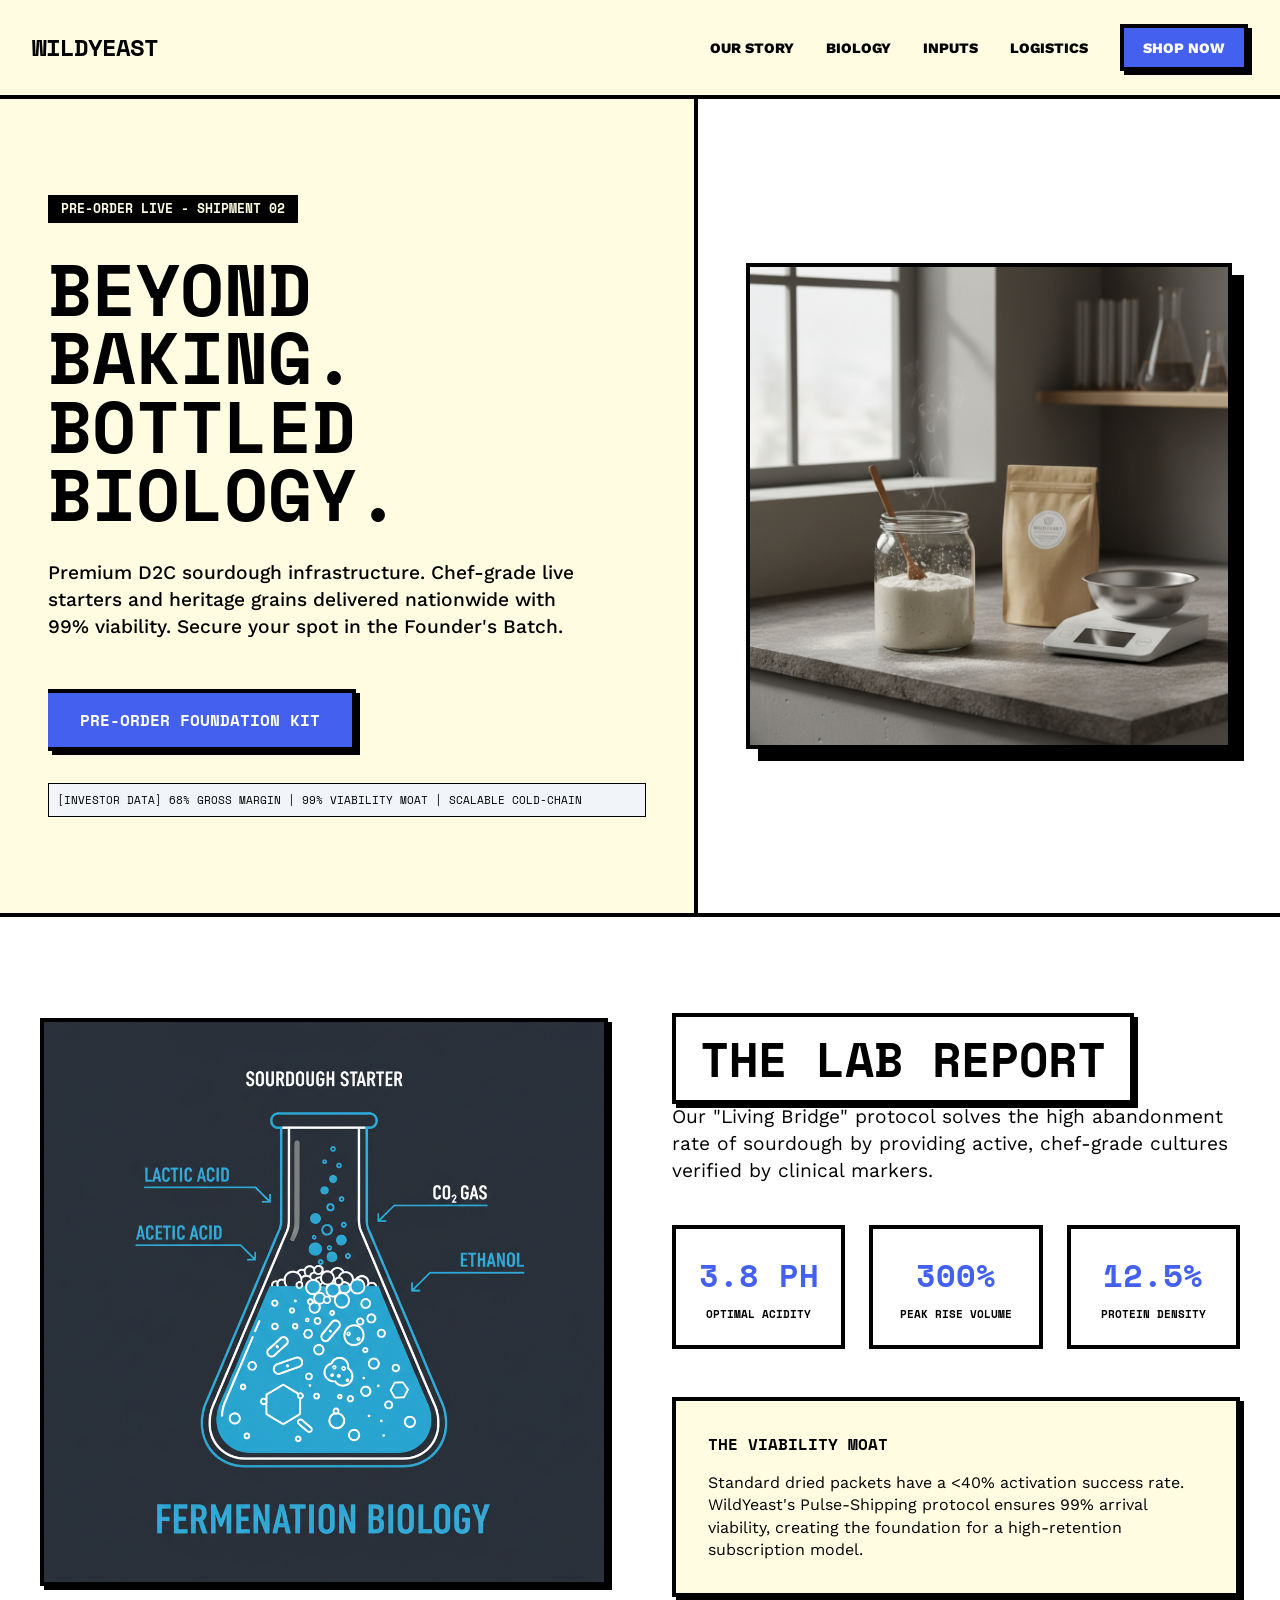
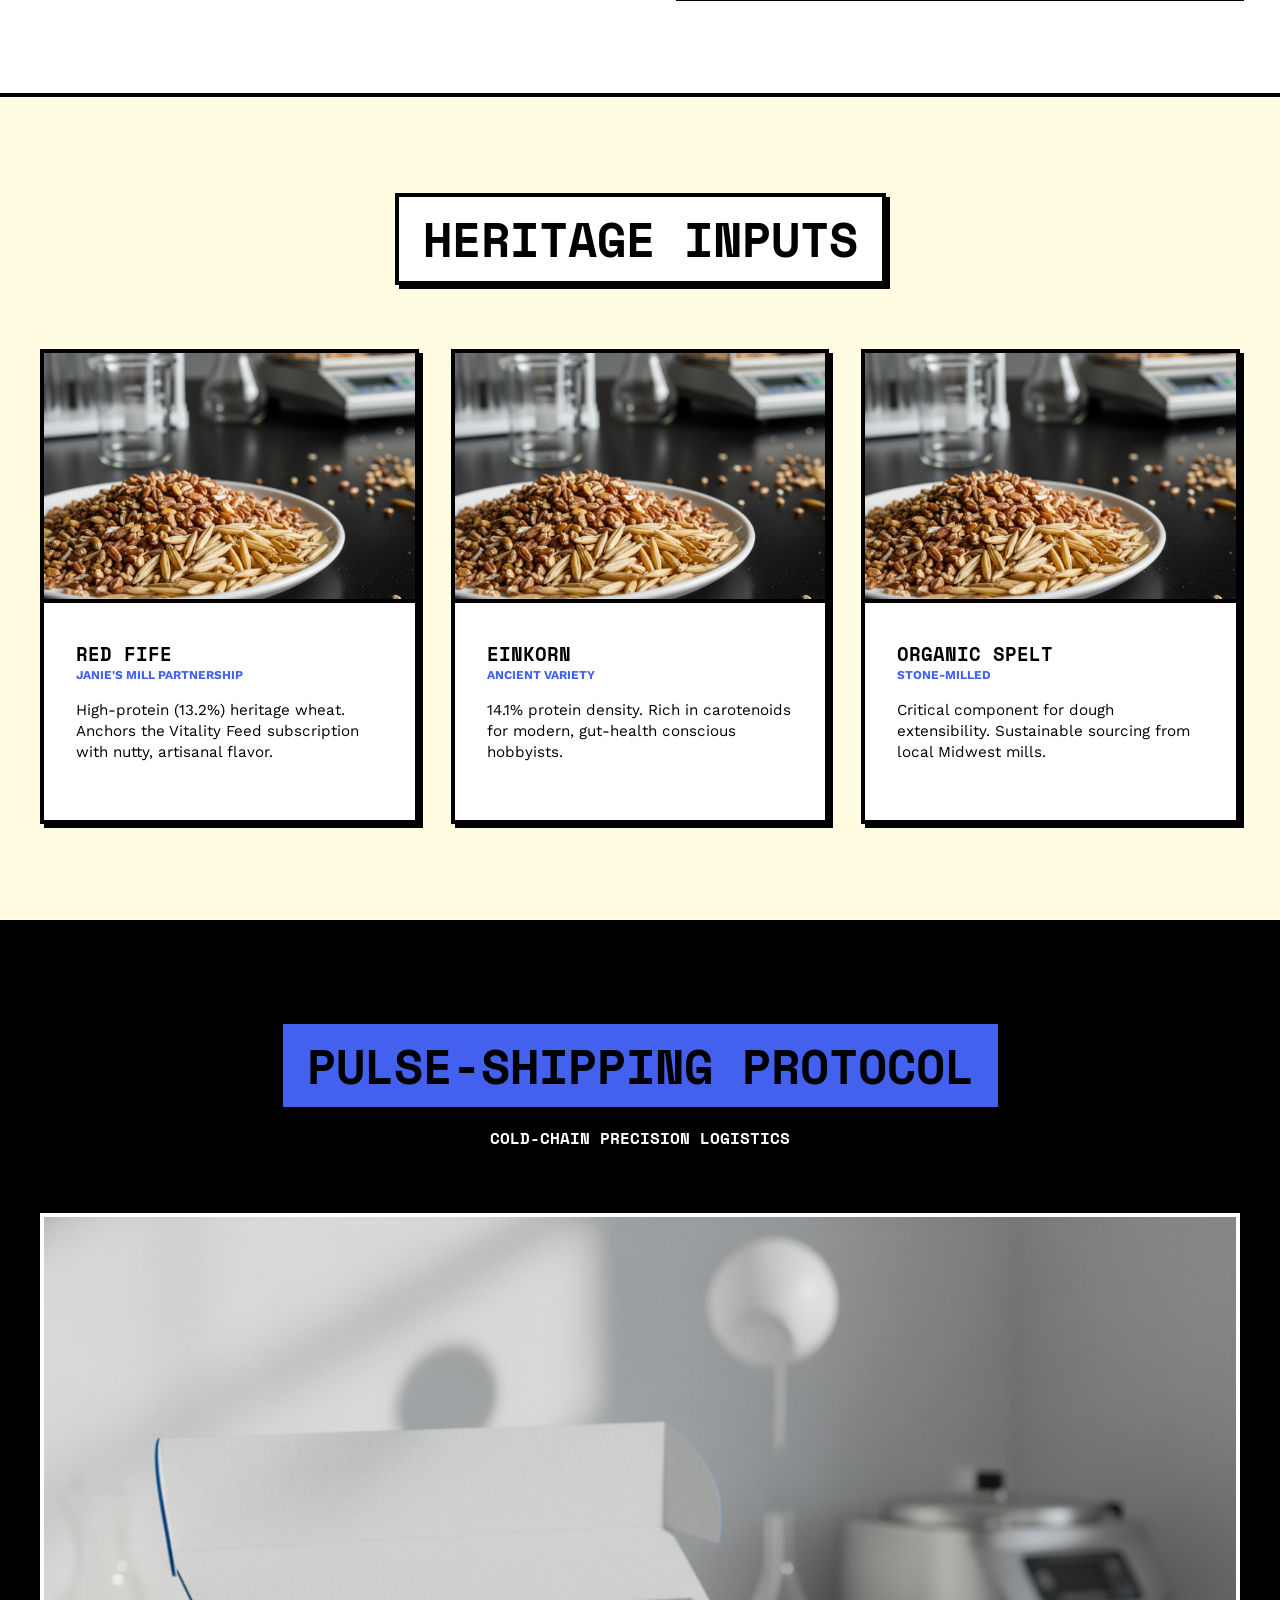
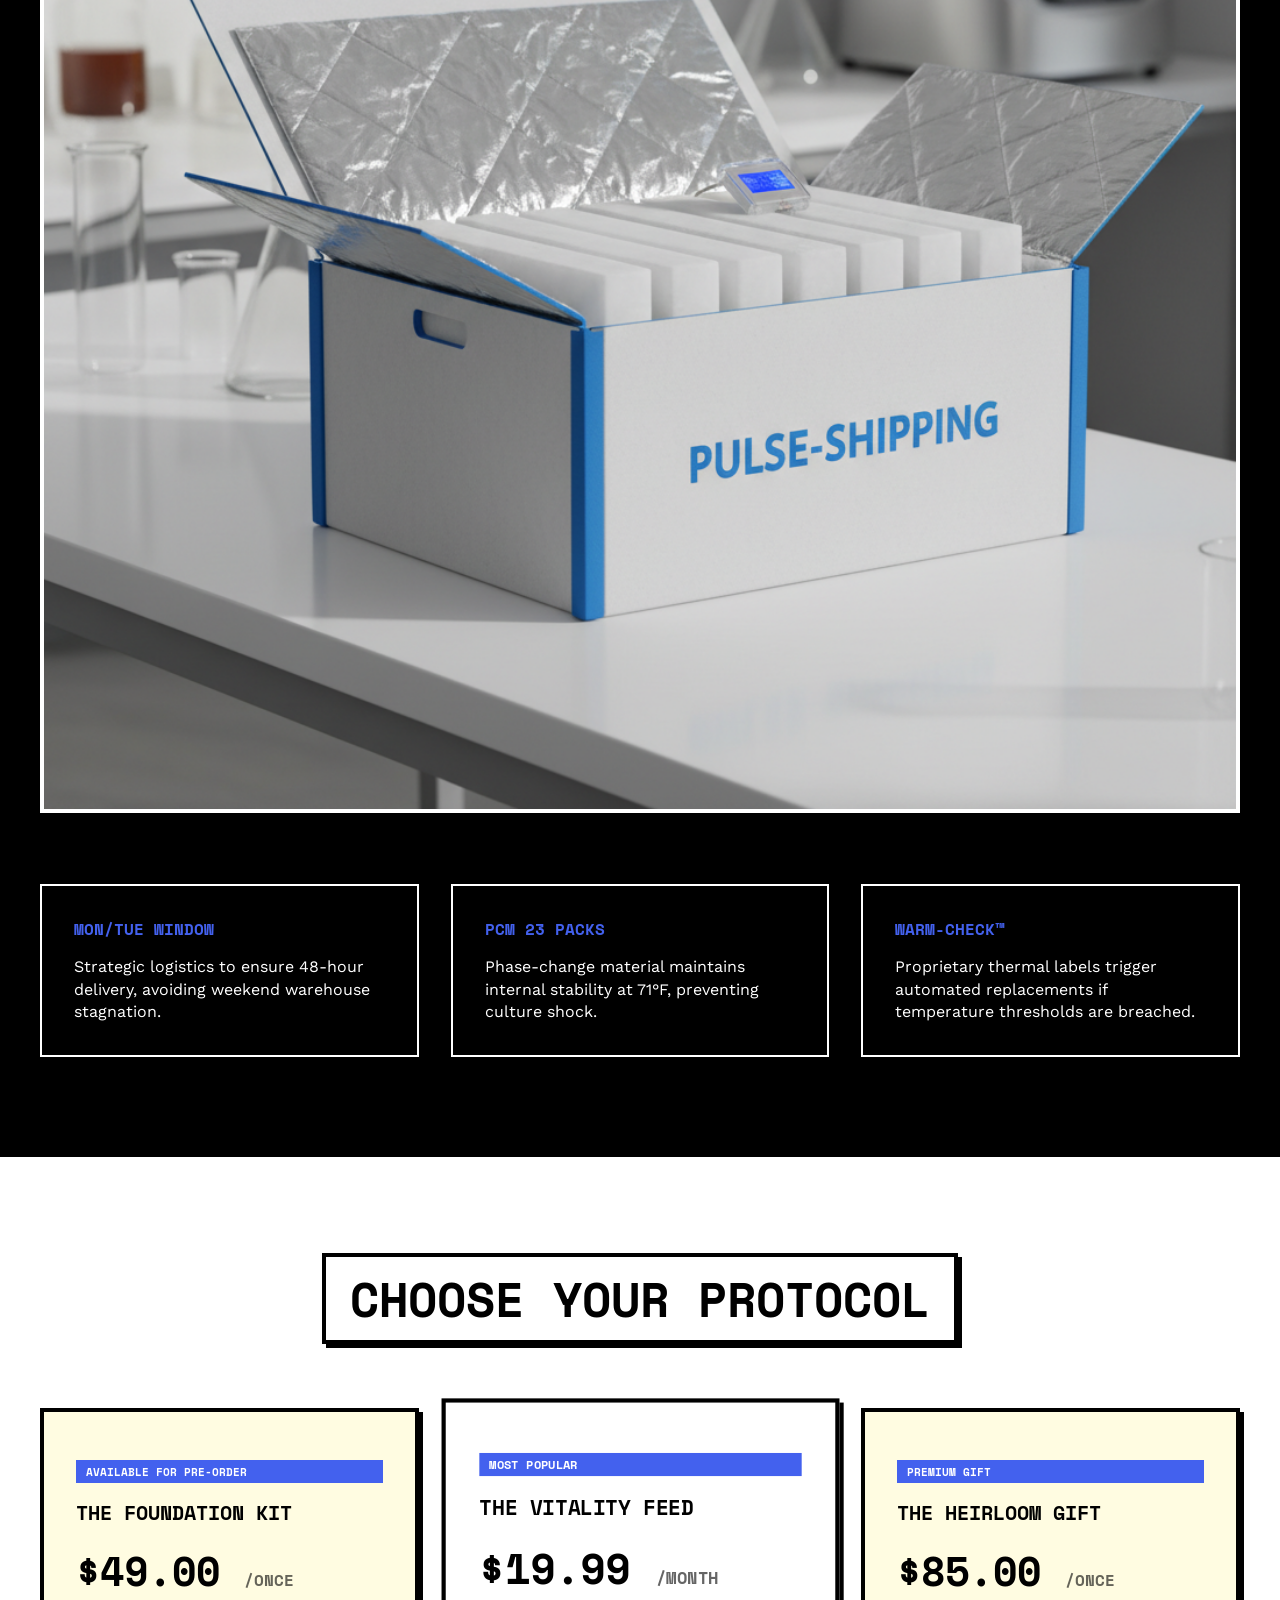
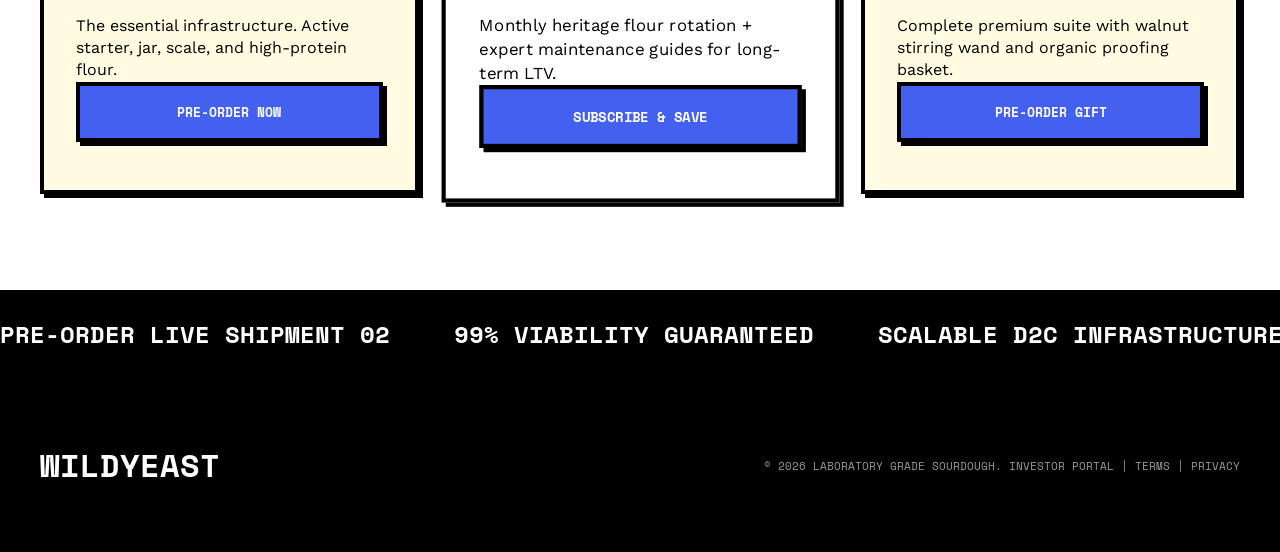
<file: index.html>
<!DOCTYPE html>
<html lang="en">
<head>
    <meta charset="UTF-8">
    <meta name="viewport" content="width=device-width, initial-scale=1.0">
    <title>WILDYEAST | PRE-ORDER NOW</title>
    <link rel="preconnect" href="https://fonts.googleapis.com">
    <link rel="preconnect" href="https://fonts.gstatic.com" crossorigin>
    <link href="https://fonts.googleapis.com/css2?family=Space+Mono:wght@400;700&family=Work+Sans:wght@400;600;800&display=swap" rel="stylesheet">
    <link rel="stylesheet" href="style.css">
    <style>
        /* Extra styles for Pre-order conversion */
        .preorder-badge {
            background: #4361EE;
            color: white;
            padding: 0.2rem 0.6rem;
            font-family: var(--font-mono);
            font-size: 0.7rem;
            font-weight: 700;
            margin-bottom: 1rem;
            display: inline-block;
        }
        .btn-preorder {
            display: block;
            width: 100%;
            text-align: center;
            padding: 1rem;
            background: var(--blue);
            color: white;
            text-decoration: none;
            font-family: var(--font-mono);
            font-weight: 700;
            border: var(--border-width) solid var(--black);
            box-shadow: var(--shadow);
            margin-top: auto;
            cursor: pointer;
        }
        .btn-preorder:hover {
            transform: translate(-2px, -2px);
            box-shadow: 6px 6px 0px #000;
        }
        .investor-tag {
            border: 1px solid var(--black);
            padding: 0.5rem;
            font-size: 0.7rem;
            font-family: var(--font-mono);
            margin-top: 2rem;
            background: #f1f5f9;
        }
    </style>
</head>
<body>
    <nav class="navbar">
        <div class="logo-container">
            <span class="logo-text">WILDYEAST</span>
        </div>
        <div class="nav-links">
            <a href="story.html" class="nav-link">OUR STORY</a>
            <a href="#lab-report" class="nav-link">BIOLOGY</a>
            <a href="#ingredients" class="nav-link">INPUTS</a>
            <a href="#shipping" class="nav-link">LOGISTICS</a>
            <a href="#tiers" class="nav-btn">SHOP NOW</a>
        </div>
    </nav>

    <header class="hero">
        <div class="hero-content">
            <div class="tag-badge">PRE-ORDER LIVE - SHIPMENT 02</div>
            <h1 class="hero-title">BEYOND BAKING. <br>BOTTLED BIOLOGY.</h1>
            <p class="hero-subtitle">Premium D2C sourdough infrastructure. Chef-grade live starters and heritage grains delivered nationwide with 99% viability. Secure your spot in the Founder's Batch.</p>
            <div class="hero-cta-group">
                <a href="#tiers" class="cta-primary" style="text-decoration: none; display: inline-block;">PRE-ORDER FOUNDATION KIT</a>
            </div>
            <div class="investor-tag">
                [INVESTOR DATA] 68% GROSS MARGIN | 99% VIABILITY MOAT | SCALABLE COLD-CHAIN
            </div>
        </div>
        <div class="hero-image-container">
            <img src="images/high-fidelity-editorial-shot-of-the-wild.png" alt="WildYeast Pre-order Kit" class="hero-img">
        </div>
    </header>

    <section id="lab-report" class="lab-section">
        <div class="section-grid">
            <div class="lab-viz">
                <img src="images/technical-diagram-of-sourdough-fermentat.png" alt="Fermentation Biology" class="viz-img">
            </div>
            <div class="lab-content">
                <h2 class="section-title">THE LAB REPORT</h2>
                <p class="lab-intro">Our "Living Bridge" protocol solves the high abandonment rate of sourdough by providing active, chef-grade cultures verified by clinical markers.</p>
                <div class="stats-grid">
                    <div class="stat-item">
                        <div class="stat-value">3.8 pH</div>
                        <div class="stat-label">OPTIMAL ACIDITY</div>
                    </div>
                    <div class="stat-item">
                        <div class="stat-value">300%</div>
                        <div class="stat-label">PEAK RISE VOLUME</div>
                    </div>
                    <div class="stat-item">
                        <div class="stat-value">12.5%</div>
                        <div class="stat-label">PROTEIN DENSITY</div>
                    </div>
                </div>
                <div class="lab-callout">
                    <h4 class="callout-title">THE VIABILITY MOAT</h4>
                    <p>Standard dried packets have a <40% activation success rate. WildYeast's Pulse-Shipping protocol ensures 99% arrival viability, creating the foundation for a high-retention subscription model.</p>
                </div>
            </div>
        </div>
    </section>

    <section id="ingredients" class="ingredients-section">
        <div class="section-header">
            <h2 class="section-title">HERITAGE INPUTS</h2>
        </div>
        <div class="ingredients-grid">
            <div class="ingredient-card">
                <div class="card-image">
                    <img src="images/macro-shot-of-heritage-grains-including-.png" alt="Red Fife Grain">
                </div>
                <div class="card-body">
                    <h3 class="ingredient-name">RED FIFE</h3>
                    <div class="ingredient-meta">JANIE'S MILL PARTNERSHIP</div>
                    <p class="ingredient-desc">High-protein (13.2%) heritage wheat. Anchors the Vitality Feed subscription with nutty, artisanal flavor.</p>
                </div>
            </div>
            <div class="ingredient-card">
                <div class="card-image">
                    <img src="images/macro-shot-of-heritage-grains-including-.png" alt="Einkorn Grain">
                </div>
                <div class="card-body">
                    <h3 class="ingredient-name">EINKORN</h3>
                    <div class="ingredient-meta">ANCIENT VARIETY</div>
                    <p class="ingredient-desc">14.1% protein density. Rich in carotenoids for modern, gut-health conscious hobbyists.</p>
                </div>
            </div>
            <div class="ingredient-card">
                <div class="card-image">
                    <img src="images/macro-shot-of-heritage-grains-including-.png" alt="Spelt Grain">
                </div>
                <div class="card-body">
                    <h3 class="ingredient-name">ORGANIC SPELT</h3>
                    <div class="ingredient-meta">STONE-MILLED</div>
                    <p class="ingredient-desc">Critical component for dough extensibility. Sustainable sourcing from local Midwest mills.</p>
                </div>
            </div>
        </div>
    </section>

    <section id="shipping" class="shipping-section">
        <div class="shipping-container">
            <div class="shipping-header">
                <h2 class="section-title">PULSE-SHIPPING PROTOCOL</h2>
                <p class="shipping-subtitle">COLD-CHAIN PRECISION LOGISTICS</p>
            </div>
            <div class="shipping-viz">
                <img src="images/technical-product-visualization-of-the-w.png" alt="Cold Chain Packaging" class="shipping-img">
            </div>
            <div class="shipping-grid">
                <div class="shipping-step">
                    <h4 class="step-title">MON/TUE WINDOW</h4>
                    <p>Strategic logistics to ensure 48-hour delivery, avoiding weekend warehouse stagnation.</p>
                </div>
                <div class="shipping-step">
                    <h4 class="step-title">PCM 23 PACKS</h4>
                    <p>Phase-change material maintains internal stability at 71°F, preventing culture shock.</p>
                </div>
                <div class="shipping-step">
                    <h4 class="step-title">WARM-CHECK™</h4>
                    <p>Proprietary thermal labels trigger automated replacements if temperature thresholds are breached.</p>
                </div>
            </div>
        </div>
    </section>

    <section id="tiers" class="tiers-section">
        <div class="section-header">
            <h2 class="section-title">CHOOSE YOUR PROTOCOL</h2>
        </div>
        <div id="dynamic-tiers" class="tiers-grid">
            <!-- Tiers loaded via JS -->
            <div class="tier-card">
                <div class="preorder-badge">AVAILABLE FOR PRE-ORDER</div>
                <h3 class="tier-name">THE FOUNDATION KIT</h3>
                <div class="tier-price">$49.00 <span class="price-cadence">/ONCE</span></div>
                <p class="tier-desc">The essential infrastructure. Active starter, jar, scale, and high-protein flour.</p>
                <button onclick="handleCheckout('Foundation Kit', 49.00)" class="btn-preorder">PRE-ORDER NOW</button>
            </div>
            <div class="tier-card highlight">
                <div class="preorder-badge">MOST POPULAR</div>
                <h3 class="tier-name">THE VITALITY FEED</h3>
                <div class="tier-price">$19.99 <span class="price-cadence">/MONTH</span></div>
                <p class="tier-desc">Monthly heritage flour rotation + expert maintenance guides for long-term LTV.</p>
                <button onclick="handleCheckout('Vitality Feed', 19.99)" class="btn-preorder">SUBSCRIBE & SAVE</button>
            </div>
            <div class="tier-card">
                <div class="preorder-badge">PREMIUM GIFT</div>
                <h3 class="tier-name">THE HEIRLOOM GIFT</h3>
                <div class="tier-price">$85.00 <span class="price-cadence">/ONCE</span></div>
                <p class="tier-desc">Complete premium suite with walnut stirring wand and organic proofing basket.</p>
                <button onclick="handleCheckout('Heirloom Gift', 85.00)" class="btn-preorder">PRE-ORDER GIFT</button>
            </div>
        </div>
    </section>

    <section class="ticker">
        <div class="ticker-wrap">
            <div class="ticker-item">PRE-ORDER LIVE SHIPMENT 02</div>
            <div class="ticker-item">99% VIABILITY GUARANTEED</div>
            <div class="ticker-item">SCALABLE D2C INFRASTRUCTURE</div>
            <div class="ticker-item">HERITAGE GRAIN SUBSCRIPTION</div>
            <div class="ticker-item">PRE-ORDER LIVE SHIPMENT 02</div>
            <div class="ticker-item">99% VIABILITY GUARANTEED</div>
            <div class="ticker-item">SCALABLE D2C INFRASTRUCTURE</div>
            <div class="ticker-item">HERITAGE GRAIN SUBSCRIPTION</div>
        </div>
    </section>

    <footer class="footer">
        <div class="footer-content">
            <div class="footer-brand">WILDYEAST</div>
            <div class="footer-legal">© 2026 LABORATORY GRADE SOURDOUGH. INVESTOR PORTAL | TERMS | PRIVACY</div>
        </div>
    </footer>

    <script>
        function handleCheckout(itemName, price) {
            // Simulated Stripe Checkout Flow
            const checkoutUrl = `success.html?item=${encodeURIComponent(itemName)}&price=${price}`;
            console.log(`Redirecting to Stripe for ${itemName} at $${price}`);
            window.location.href = checkoutUrl;
        }
    </script>
</body>
</html>
</file>
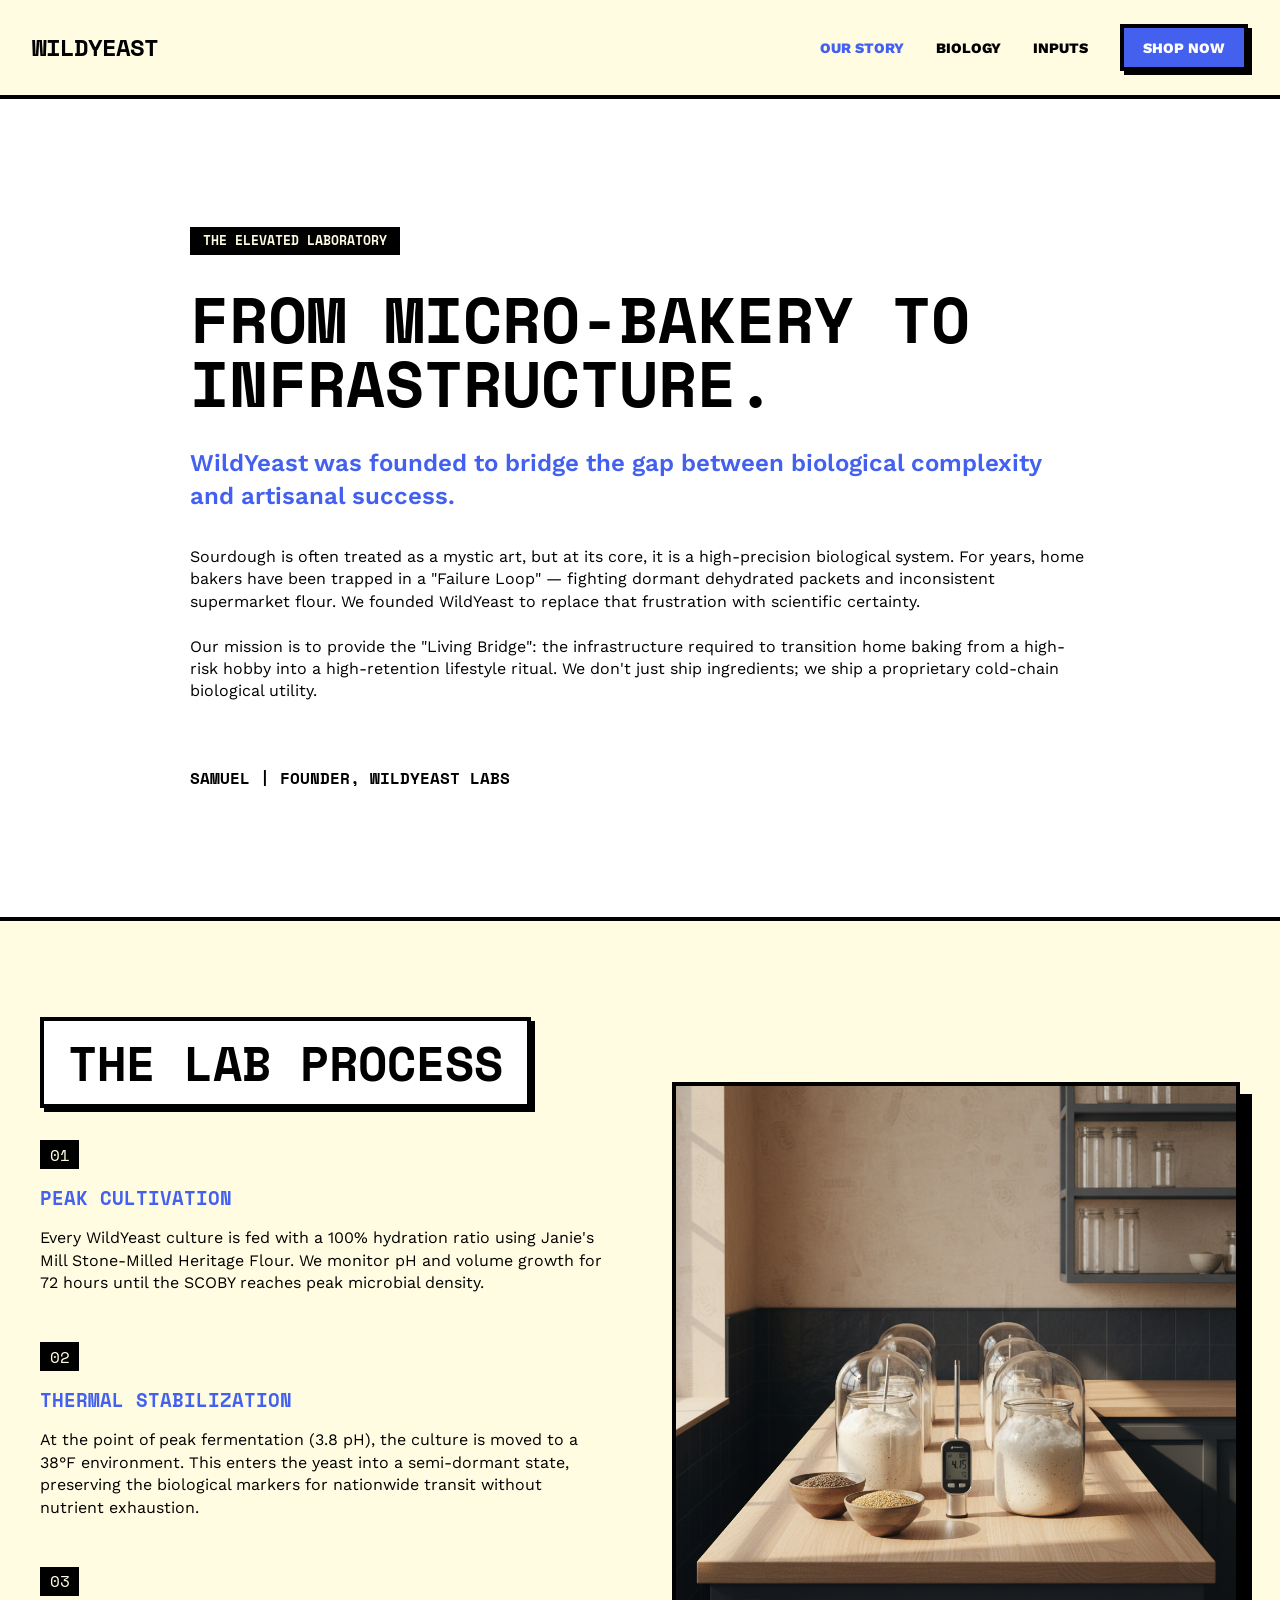
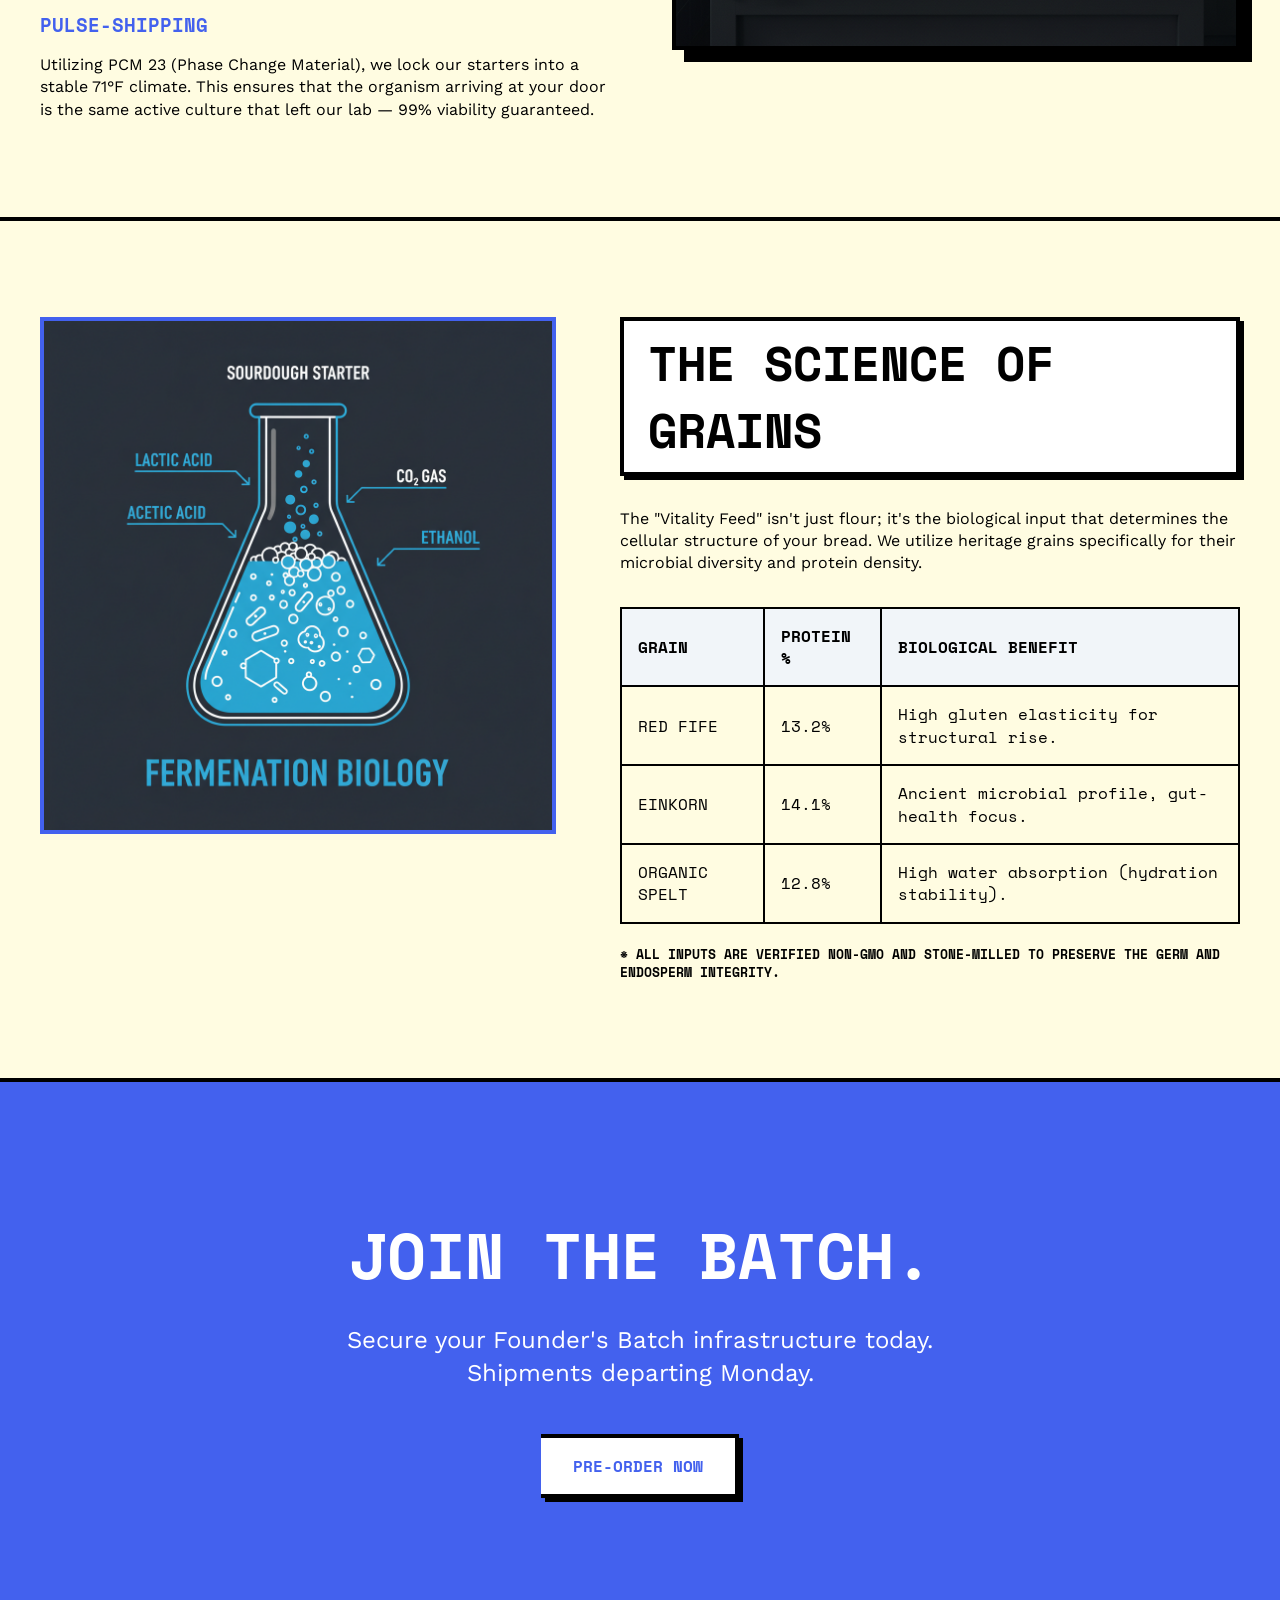
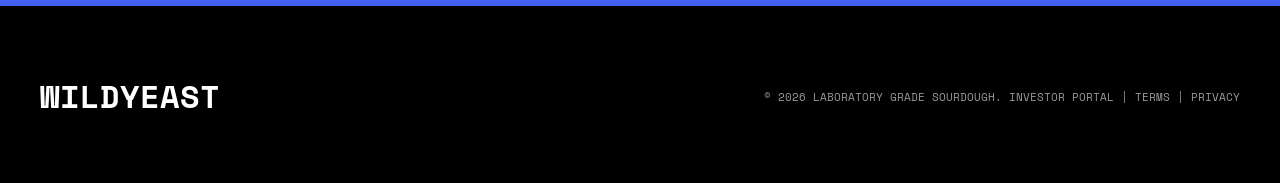
<file: story.html>
<!DOCTYPE html>
<html lang="en">
<head>
    <meta charset="UTF-8">
    <meta name="viewport" content="width=device-width, initial-scale=1.0">
    <title>OUR STORY | WILDYEAST LABS</title>
    <link rel="preconnect" href="https://fonts.googleapis.com">
    <link rel="preconnect" href="https://fonts.gstatic.com" crossorigin>
    <link href="https://fonts.googleapis.com/css2?family=Space+Mono:wght@400;700&family=Work+Sans:wght@400;600;800&display=swap" rel="stylesheet">
    <link rel="stylesheet" href="style.css">
    <style>
        .story-hero {
            padding: 8rem 2rem;
            background: var(--white);
            border-bottom: var(--border-width) solid var(--black);
        }
        .story-container {
            max-width: 900px;
            margin: 0 auto;
        }
        .story-header {
            margin-bottom: 4rem;
        }
        .story-title {
            font-size: 4rem;
            line-height: 1;
            margin-bottom: 2rem;
        }
        .story-lead {
            font-size: 1.5rem;
            font-weight: 600;
            color: var(--blue);
            margin-bottom: 2rem;
        }
        .lab-process-section {
            padding: 6rem 2rem;
            background: var(--cream);
            border-bottom: var(--border-width) solid var(--black);
        }
        .process-grid {
            display: grid;
            grid-template-columns: repeat(2, 1fr);
            gap: 4rem;
            max-width: 1200px;
            margin: 0 auto;
            align-items: center;
        }
        .process-card {
            border: var(--border-width) solid var(--black);
            background: var(--white);
            padding: 3rem;
            box-shadow: var(--shadow);
        }
        .process-step {
            margin-bottom: 3rem;
        }
        .process-step:last-child {
            margin-bottom: 0;
        }
        .step-num {
            font-family: var(--font-mono);
            font-size: 1rem;
            background: var(--black);
            color: var(--cream);
            padding: 0.2rem 0.6rem;
            display: inline-block;
            margin-bottom: 1rem;
        }
        .science-section {
            padding: 6rem 2rem;
            border-bottom: var(--border-width) solid var(--black);
        }
        .science-grid {
            display: grid;
            grid-template-columns: 1fr 1.2fr;
            gap: 4rem;
            max-width: 1200px;
            margin: 0 auto;
        }
        .grain-table {
            width: 100%;
            border-collapse: collapse;
            margin-top: 2rem;
            font-family: var(--font-mono);
        }
        .grain-table th, .grain-table td {
            border: 2px solid var(--black);
            padding: 1rem;
            text-align: left;
        }
        .grain-table th {
            background: #f1f5f9;
        }
        .founder-signature {
            margin-top: 4rem;
            font-family: var(--font-mono);
            font-weight: 700;
        }
        .lab-image {
            width: 100%;
            border: var(--border-width) solid var(--black);
            box-shadow: 12px 12px 0px #000;
        }
    </style>
</head>
<body>
    <nav class="navbar">
        <div class="logo-container">
            <a href="index.html" style="text-decoration: none; color: inherit;"><span class="logo-text">WILDYEAST</span></a>
        </div>
        <div class="nav-links">
            <a href="story.html" class="nav-link" style="color: var(--blue);">OUR STORY</a>
            <a href="index.html#lab-report" class="nav-link">BIOLOGY</a>
            <a href="index.html#ingredients" class="nav-link">INPUTS</a>
            <a href="index.html#tiers" class="nav-btn">SHOP NOW</a>
        </div>
    </nav>

    <header class="story-hero">
        <div class="story-container">
            <div class="tag-badge">THE ELEVATED LABORATORY</div>
            <h1 class="story-title">FROM MICRO-BAKERY TO INFRASTRUCTURE.</h1>
            <p class="story-lead">WildYeast was founded to bridge the gap between biological complexity and artisanal success.</p>
            <div class="story-text">
                <p>Sourdough is often treated as a mystic art, but at its core, it is a high-precision biological system. For years, home bakers have been trapped in a "Failure Loop" — fighting dormant dehydrated packets and inconsistent supermarket flour. We founded WildYeast to replace that frustration with scientific certainty.</p>
                <br>
                <p>Our mission is to provide the "Living Bridge": the infrastructure required to transition home baking from a high-risk hobby into a high-retention lifestyle ritual. We don't just ship ingredients; we ship a proprietary cold-chain biological utility.</p>
            </div>
            <div class="founder-signature">
                SAMUEL | FOUNDER, WILDYEAST LABS
            </div>
        </div>
    </header>

    <section class="lab-process-section">
        <div class="process-grid">
            <div class="process-content">
                <h2 class="section-title" style="margin-bottom: 2rem;">THE LAB PROCESS</h2>
                <div class="process-step">
                    <span class="step-num">01</span>
                    <h3 class="step-title">PEAK CULTIVATION</h3>
                    <p>Every WildYeast culture is fed with a 100% hydration ratio using Janie's Mill Stone-Milled Heritage Flour. We monitor pH and volume growth for 72 hours until the SCOBY reaches peak microbial density.</p>
                </div>
                <div class="process-step">
                    <span class="step-num">02</span>
                    <h3 class="step-title">THERMAL STABILIZATION</h3>
                    <p>At the point of peak fermentation (3.8 pH), the culture is moved to a 38°F environment. This enters the yeast into a semi-dormant state, preserving the biological markers for nationwide transit without nutrient exhaustion.</p>
                </div>
                <div class="process-step">
                    <span class="step-num">03</span>
                    <h3 class="step-title">PULSE-SHIPPING</h3>
                    <p>Utilizing PCM 23 (Phase Change Material), we lock our starters into a stable 71°F climate. This ensures that the organism arriving at your door is the same active culture that left our lab — 99% viability guaranteed.</p>
                </div>
            </div>
            <div class="process-viz">
                <img src="images/professional-editorial-photography-of-a-.png" alt="WildYeast Laboratory Setup" class="lab-image">
            </div>
        </div>
    </section>

    <section class="science-section">
        <div class="science-grid">
            <div class="science-viz">
                <img src="images/technical-diagram-of-sourdough-fermentat.png" alt="Fermentation Markers" class="lab-image" style="box-shadow: none; border-color: var(--blue);">
            </div>
            <div class="science-content">
                <h2 class="section-title" style="margin-bottom: 2rem;">THE SCIENCE OF GRAINS</h2>
                <p>The "Vitality Feed" isn't just flour; it's the biological input that determines the cellular structure of your bread. We utilize heritage grains specifically for their microbial diversity and protein density.</p>
                
                <table class="grain-table">
                    <thead>
                        <tr>
                            <th>GRAIN</th>
                            <th>PROTEIN %</th>
                            <th>BIOLOGICAL BENEFIT</th>
                        </tr>
                    </thead>
                    <tbody>
                        <tr>
                            <td>RED FIFE</td>
                            <td>13.2%</td>
                            <td>High gluten elasticity for structural rise.</td>
                        </tr>
                        <tr>
                            <td>EINKORN</td>
                            <td>14.1%</td>
                            <td>Ancient microbial profile, gut-health focus.</td>
                        </tr>
                        <tr>
                            <td>ORGANIC SPELT</td>
                            <td>12.8%</td>
                            <td>High water absorption (hydration stability).</td>
                        </tr>
                    </tbody>
                </table>
                <br>
                <p style="font-family: var(--font-mono); font-size: 0.8rem; font-weight: 700;">* ALL INPUTS ARE VERIFIED NON-GMO AND STONE-MILLED TO PRESERVE THE GERM AND ENDOSPERM INTEGRITY.</p>
            </div>
        </div>
    </section>

    <section class="waitlist-section" style="background: var(--blue); color: var(--white);">
        <h2 class="cta-title" style="color: white; border-color: white;">JOIN THE BATCH.</h2>
        <p class="cta-subtitle">Secure your Founder's Batch infrastructure today. Shipments departing Monday.</p>
        <a href="index.html#tiers" class="cta-primary" style="background: white; color: var(--blue); text-decoration: none;">PRE-ORDER NOW</a>
    </section>

    <footer class="footer">
        <div class="footer-content">
            <div class="footer-brand">WILDYEAST</div>
            <div class="footer-legal">© 2026 LABORATORY GRADE SOURDOUGH. INVESTOR PORTAL | TERMS | PRIVACY</div>
        </div>
    </footer>
</body>
</html>
</file>
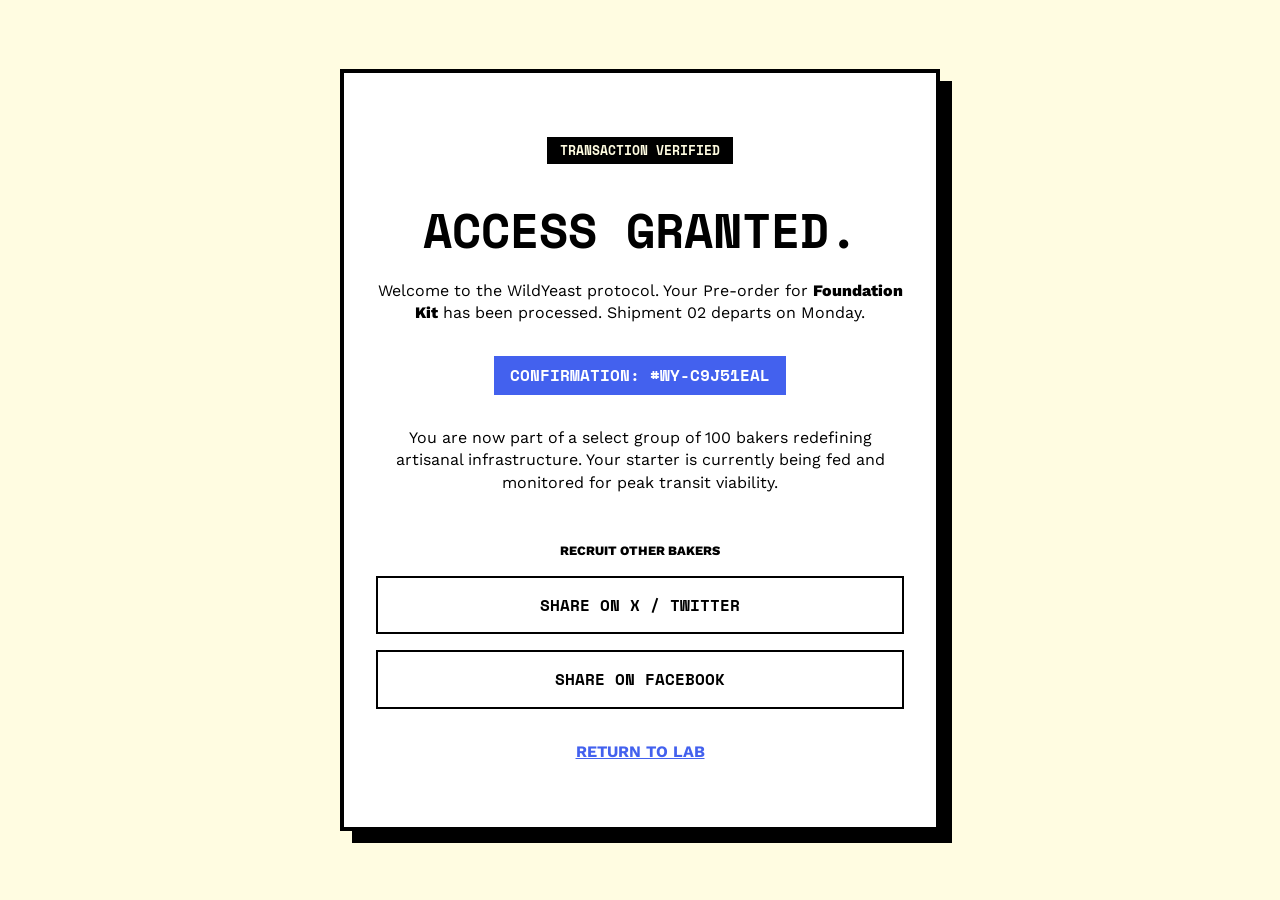
<file: success.html>
<!DOCTYPE html>
<html lang="en">
<head>
    <meta charset="UTF-8">
    <meta name="viewport" content="width=device-width, initial-scale=1.0">
    <title>ORDER CONFIRMED | WILDYEAST</title>
    <link rel="preconnect" href="https://fonts.googleapis.com">
    <link rel="preconnect" href="https://fonts.gstatic.com" crossorigin>
    <link href="https://fonts.googleapis.com/css2?family=Space+Mono:wght@400;700&family=Work+Sans:wght@400;600;800&display=swap" rel="stylesheet">
    <link rel="stylesheet" href="style.css">
    <style>
        .success-hero {
            min-height: 100vh;
            display: flex;
            align-items: center;
            justify-content: center;
            text-align: center;
            padding: 2rem;
        }
        .success-card {
            background: white;
            border: var(--border-width) solid var(--black);
            padding: 4rem 2rem;
            max-width: 600px;
            box-shadow: 12px 12px 0px #000;
        }
        .confirmation-number {
            font-family: var(--font-mono);
            background: var(--blue);
            color: white;
            padding: 0.5rem 1rem;
            display: inline-block;
            margin: 2rem 0;
            font-weight: 700;
        }
        .share-group {
            margin-top: 3rem;
            display: flex;
            flex-direction: column;
            gap: 1rem;
        }
        .share-btn {
            display: block;
            padding: 1rem;
            border: 2px solid var(--black);
            text-decoration: none;
            color: var(--black);
            font-family: var(--font-mono);
            font-weight: 700;
            transition: all 0.2s;
        }
        .share-btn:hover {
            background: var(--cream);
            transform: translateY(-2px);
        }
        .btn-return {
            margin-top: 2rem;
            display: inline-block;
            color: var(--blue);
            text-decoration: underline;
            font-weight: 700;
        }
    </style>
</head>
<body>
    <section class="success-hero">
        <div class="success-card">
            <div class="tag-badge">TRANSACTION VERIFIED</div>
            <h1 style="font-size: 3rem; margin-bottom: 1rem;">ACCESS GRANTED.</h1>
            <p>Welcome to the WildYeast protocol. Your Pre-order for <span id="item-name" style="font-weight: 800;">the Founder's Batch</span> has been processed. Shipment 02 departs on Monday.</p>
            
            <div class="confirmation-number">CONFIRMATION: #WY-<span id="conf-id"></span></div>
            
            <p>You are now part of a select group of 100 bakers redefining artisanal infrastructure. Your starter is currently being fed and monitored for peak transit viability.</p>

            <div class="share-group">
                <p style="font-weight: 800; text-transform: uppercase; font-size: 0.8rem;">RECRUIT OTHER BAKERS</p>
                <a href="#" class="share-btn" onclick="share('twitter')">SHARE ON X / TWITTER</a>
                <a href="#" class="share-btn" onclick="share('facebook')">SHARE ON FACEBOOK</a>
            </div>

            <a href="index.html" class="btn-return">RETURN TO LAB</a>
        </div>
    </section>

    <script>
        // Populate dynamic data from URL
        const params = new URLSearchParams(window.location.search);
        const item = params.get('item') || 'Foundation Kit';
        document.getElementById('item-name').innerText = item;
        
        // Generate random confirmation ID
        document.getElementById('conf-id').innerText = Math.random().toString(36).substring(2, 10).toUpperCase();

        function share(platform) {
            const text = `Just secured my spot in the @WildYeast Founder's Batch. Sourdough infrastructure, upgraded. 🧬🍞 #WildYeast #Sourdough`;
            const url = window.location.origin;
            
            let shareUrl = '';
            if (platform === 'twitter') {
                shareUrl = `https://twitter.com/intent/tweet?text=${encodeURIComponent(text)}&url=${encodeURIComponent(url)}`;
            } else if (platform === 'facebook') {
                shareUrl = `https://www.facebook.com/sharer/sharer.php?u=${encodeURIComponent(url)}`;
            }
            
            window.open(shareUrl, '_blank', 'width=600,height=400');
        }
    </script>
</body>
</html>
</file>
<file: style.css>
:root {
    --cream: #FFFCE1;
    --black: #000000;
    --blue: #4361EE;
    --slate: #1E293B;
    --white: #FFFFFF;
    --border-width: 4px;
    --shadow: 4px 4px 0px #000000;
    --font-mono: 'Space Mono', monospace;
    --font-sans: 'Work Sans', sans-serif;
}

* {
    margin: 0;
    padding: 0;
    box-sizing: border-box;
}

body {
    background-color: var(--cream);
    color: var(--black);
    font-family: var(--font-sans);
    overflow-x: hidden;
    line-height: 1.4;
}

h1, h2, h3, h4, .logo-text, .protocol-number, .tier-price, .stat-value, .stat-label, .ingredient-name, .step-title {
    font-family: var(--font-mono);
    text-transform: uppercase;
    font-weight: 700;
}

/* Navbar */
.navbar {
    display: flex;
    justify-content: space-between;
    align-items: center;
    padding: 1.5rem 2rem;
    background: var(--cream);
    border-bottom: var(--border-width) solid var(--black);
    position: sticky;
    top: 0;
    z-index: 1000;
}

.logo-text {
    font-size: 1.5rem;
    letter-spacing: -1px;
}

.nav-links {
    display: flex;
    gap: 2rem;
    align-items: center;
}

.nav-link {
    text-decoration: none;
    color: var(--black);
    font-weight: 800;
    font-size: 0.9rem;
    text-transform: uppercase;
}

.nav-btn {
    background: var(--blue);
    color: var(--white);
    padding: 0.6rem 1.2rem;
    border: var(--border-width) solid var(--black);
    box-shadow: var(--shadow);
    text-decoration: none;
    font-weight: 800;
    font-size: 0.9rem;
}

.nav-btn:hover {
    transform: translate(-2px, -2px);
    box-shadow: 6px 6px 0px #000;
}

/* Hero */
.hero {
    display: grid;
    grid-template-columns: 1.2fr 1fr;
    min-height: 85vh;
    border-bottom: var(--border-width) solid var(--black);
}

.hero-content {
    padding: 6rem 3rem;
    display: flex;
    flex-direction: column;
    justify-content: center;
    border-right: var(--border-width) solid var(--black);
}

.tag-badge {
    background: var(--black);
    color: var(--cream);
    display: inline-block;
    padding: 0.3rem 0.8rem;
    font-family: var(--font-mono);
    font-weight: 700;
    font-size: 0.8rem;
    margin-bottom: 2rem;
    width: fit-content;
}

.hero-title {
    font-size: 4.5rem;
    line-height: 0.95;
    margin-bottom: 2rem;
}

.hero-subtitle {
    font-size: 1.2rem;
    max-width: 550px;
    margin-bottom: 3rem;
    font-weight: 500;
}

.waitlist-form {
    display: flex;
    max-width: 550px;
}

.waitlist-form input {
    flex: 1;
    padding: 1.2rem;
    border: var(--border-width) solid var(--black);
    font-family: var(--font-mono);
    font-weight: 700;
    font-size: 1rem;
    outline: none;
}

.cta-primary {
    background: var(--blue);
    color: var(--white);
    padding: 1rem 2rem;
    border: var(--border-width) solid var(--black);
    border-left: none;
    font-family: var(--font-mono);
    font-weight: 700;
    cursor: pointer;
    box-shadow: var(--shadow);
}

.cta-primary:hover {
    transform: translate(-2px, -2px);
    box-shadow: 6px 6px 0px #000;
}

.hero-image-container {
    background: var(--white);
    display: flex;
    align-items: center;
    justify-content: center;
    padding: 3rem;
}

.hero-img {
    width: 100%;
    max-width: 500px;
    border: var(--border-width) solid var(--black);
    box-shadow: 12px 12px 0px #000;
}

/* Lab Section */
.lab-section {
    padding: 6rem 2rem;
    background: var(--white);
    border-bottom: var(--border-width) solid var(--black);
}

.section-grid {
    display: grid;
    grid-template-columns: 1fr 1fr;
    gap: 4rem;
    max-width: 1200px;
    margin: 0 auto;
    align-items: center;
}

.viz-img {
    width: 100%;
    border: var(--border-width) solid var(--black);
    box-shadow: var(--shadow);
}

.lab-intro {
    font-size: 1.2rem;
    margin-bottom: 2.5rem;
}

.stats-grid {
    display: grid;
    grid-template-columns: repeat(3, 1fr);
    gap: 1.5rem;
    margin-bottom: 3rem;
}

.stat-item {
    border: var(--border-width) solid var(--black);
    padding: 1.5rem 1rem;
    text-align: center;
}

.stat-value {
    font-size: 2rem;
    color: var(--blue);
}

.stat-label {
    font-size: 0.7rem;
    margin-top: 0.5rem;
}

.lab-callout {
    background: var(--cream);
    padding: 2rem;
    border: var(--border-width) solid var(--black);
    box-shadow: var(--shadow);
}

.callout-title {
    margin-bottom: 1rem;
    font-size: 1rem;
}

/* Ingredients Section */
.ingredients-section {
    padding: 6rem 2rem;
    border-bottom: var(--border-width) solid var(--black);
}

.ingredients-grid {
    display: grid;
    grid-template-columns: repeat(3, 1fr);
    gap: 2rem;
    max-width: 1200px;
    margin: 4rem auto 0;
}

.ingredient-card {
    background: var(--white);
    border: var(--border-width) solid var(--black);
    box-shadow: var(--shadow);
    overflow: hidden;
}

.card-image img {
    width: 100%;
    height: 250px;
    object-fit: cover;
    border-bottom: var(--border-width) solid var(--black);
}

.card-body {
    padding: 2rem;
}

.ingredient-meta {
    font-size: 0.75rem;
    font-weight: 700;
    color: var(--blue);
    margin-bottom: 1rem;
}

.ingredient-desc {
    font-size: 0.95rem;
    margin-bottom: 1.5rem;
}

.spec-list {
    border-top: 2px solid var(--black);
    padding-top: 1rem;
}

.spec-row {
    display: flex;
    justify-content: space-between;
    font-family: var(--font-mono);
    font-size: 0.8rem;
    font-weight: 700;
    margin-bottom: 0.5rem;
}

/* Shipping Section */
.shipping-section {
    padding: 6rem 2rem;
    background: var(--black);
    color: var(--white);
    border-bottom: var(--border-width) solid var(--black);
}

.shipping-container {
    max-width: 1200px;
    margin: 0 auto;
}

.shipping-header {
    text-align: center;
    margin-bottom: 4rem;
}

.shipping-header .section-title {
    color: var(--black);
    background: var(--blue);
}

.shipping-subtitle {
    font-family: var(--font-mono);
    margin-top: 1rem;
    font-weight: 700;
}

.shipping-viz {
    position: relative;
    margin-bottom: 4rem;
}

.shipping-img {
    width: 100%;
    border: var(--border-width) solid var(--white);
}

.viz-overlay {
    position: absolute;
    top: 0;
    left: 0;
    width: 100%;
    height: 100%;
}

.overlay-item {
    position: absolute;
    display: flex;
    align-items: center;
    gap: 1rem;
}

.overlay-dot {
    width: 12px;
    height: 12px;
    background: var(--blue);
    border: 2px solid var(--white);
    border-radius: 50%;
    animation: pulse 2s infinite;
}

.overlay-text {
    background: var(--black);
    border: 2px solid var(--white);
    padding: 0.4rem 0.8rem;
    font-family: var(--font-mono);
    font-size: 0.7rem;
    font-weight: 700;
}

@keyframes pulse {
    0% { transform: scale(1); opacity: 1; }
    50% { transform: scale(1.5); opacity: 0.7; }
    100% { transform: scale(1); opacity: 1; }
}

.shipping-grid {
    display: grid;
    grid-template-columns: repeat(3, 1fr);
    gap: 2rem;
}

.shipping-step {
    border: 2px solid var(--white);
    padding: 2rem;
}

.step-title {
    color: var(--blue);
    margin-bottom: 1rem;
}

/* Tiers Section */
.tiers-section {
    padding: 6rem 2rem;
    background: var(--white);
    border-bottom: var(--border-width) solid var(--black);
}

.section-header {
    text-align: center;
    margin-bottom: 4rem;
}

.section-title {
    font-size: 3rem;
    display: inline-block;
    padding: 0.5rem 1.5rem;
    border: var(--border-width) solid var(--black);
    background: var(--white);
    box-shadow: var(--shadow);
}

.tiers-grid {
    display: grid;
    grid-template-columns: repeat(3, 1fr);
    gap: 2rem;
    max-width: 1200px;
    margin: 0 auto;
}

.tier-card {
    border: var(--border-width) solid var(--black);
    padding: 3rem 2rem;
    background: var(--cream);
    box-shadow: var(--shadow);
    display: flex;
    flex-direction: column;
}

.tier-card.highlight {
    background: var(--white);
    transform: scale(1.05);
    z-index: 10;
}

.tier-badge {
    background: var(--black);
    color: var(--white);
    font-family: var(--font-mono);
    font-size: 0.7rem;
    font-weight: 700;
    padding: 0.2rem 0.5rem;
    width: fit-content;
    margin-bottom: 1.5rem;
}

.tier-name {
    font-size: 1.25rem;
    margin-bottom: 1rem;
}

.tier-price {
    font-size: 2.5rem;
    margin-bottom: 1rem;
}

.price-cadence {
    font-size: 1rem;
    opacity: 0.6;
}

/* Ticker */
.ticker {
    background: var(--black);
    color: var(--white);
    padding: 1.5rem 0;
    border-bottom: var(--border-width) solid var(--black);
    overflow: hidden;
}

.ticker-wrap {
    display: flex;
    white-space: nowrap;
    animation: marquee 30s linear infinite;
}

.ticker-item {
    font-family: var(--font-mono);
    font-weight: 700;
    font-size: 1.5rem;
    margin-right: 4rem;
}

@keyframes marquee {
    0% { transform: translateX(0); }
    100% { transform: translateX(-50%); }
}

/* Waitlist */
.waitlist-section {
    padding: 8rem 2rem;
    text-align: center;
    border-bottom: var(--border-width) solid var(--black);
}

.cta-title {
    font-size: 4rem;
    margin-bottom: 1.5rem;
}

.cta-subtitle {
    font-size: 1.5rem;
    max-width: 700px;
    margin: 0 auto 4rem;
}

.footer-form {
    display: flex;
    justify-content: center;
    max-width: 600px;
    margin: 0 auto;
}

.footer-form input {
    flex: 1;
    padding: 1.2rem;
    border: var(--border-width) solid var(--black);
    font-family: var(--font-mono);
    font-weight: 700;
    font-size: 1rem;
    outline: none;
}

.cta-blue {
    background: var(--blue);
    color: var(--white);
    padding: 1rem 2.5rem;
    border: var(--border-width) solid var(--black);
    border-left: none;
    font-family: var(--font-mono);
    font-weight: 700;
    cursor: pointer;
    box-shadow: var(--shadow);
}

/* Footer */
.footer {
    padding: 4rem 2rem;
    background: var(--black);
    color: var(--white);
}

.footer-content {
    display: flex;
    justify-content: space-between;
    align-items: center;
    max-width: 1200px;
    margin: 0 auto;
}

.footer-brand {
    font-family: var(--font-mono);
    font-weight: 700;
    font-size: 2rem;
}

.footer-legal {
    font-family: var(--font-mono);
    font-size: 0.7rem;
    opacity: 0.6;
}

/* Responsive */
@media (max-width: 1024px) {
    .hero, .section-grid { grid-template-columns: 1fr; }
    .hero-content { border-right: none; border-bottom: var(--border-width) solid var(--black); }
    .ingredients-grid, .shipping-grid, .tiers-grid { grid-template-columns: 1fr; }
    .tier-card.highlight { transform: none; }
    .hero-title { font-size: 3rem; }
    .cta-title { font-size: 2.5rem; }
    .shipping-viz { display: none; } /* Hide complex viz on mobile */
}

@media (max-width: 600px) {
    .waitlist-form, .footer-form { flex-direction: column; }
    .cta-primary, .cta-blue { border-left: var(--border-width) solid var(--black); border-top: none; }
}
</file>
